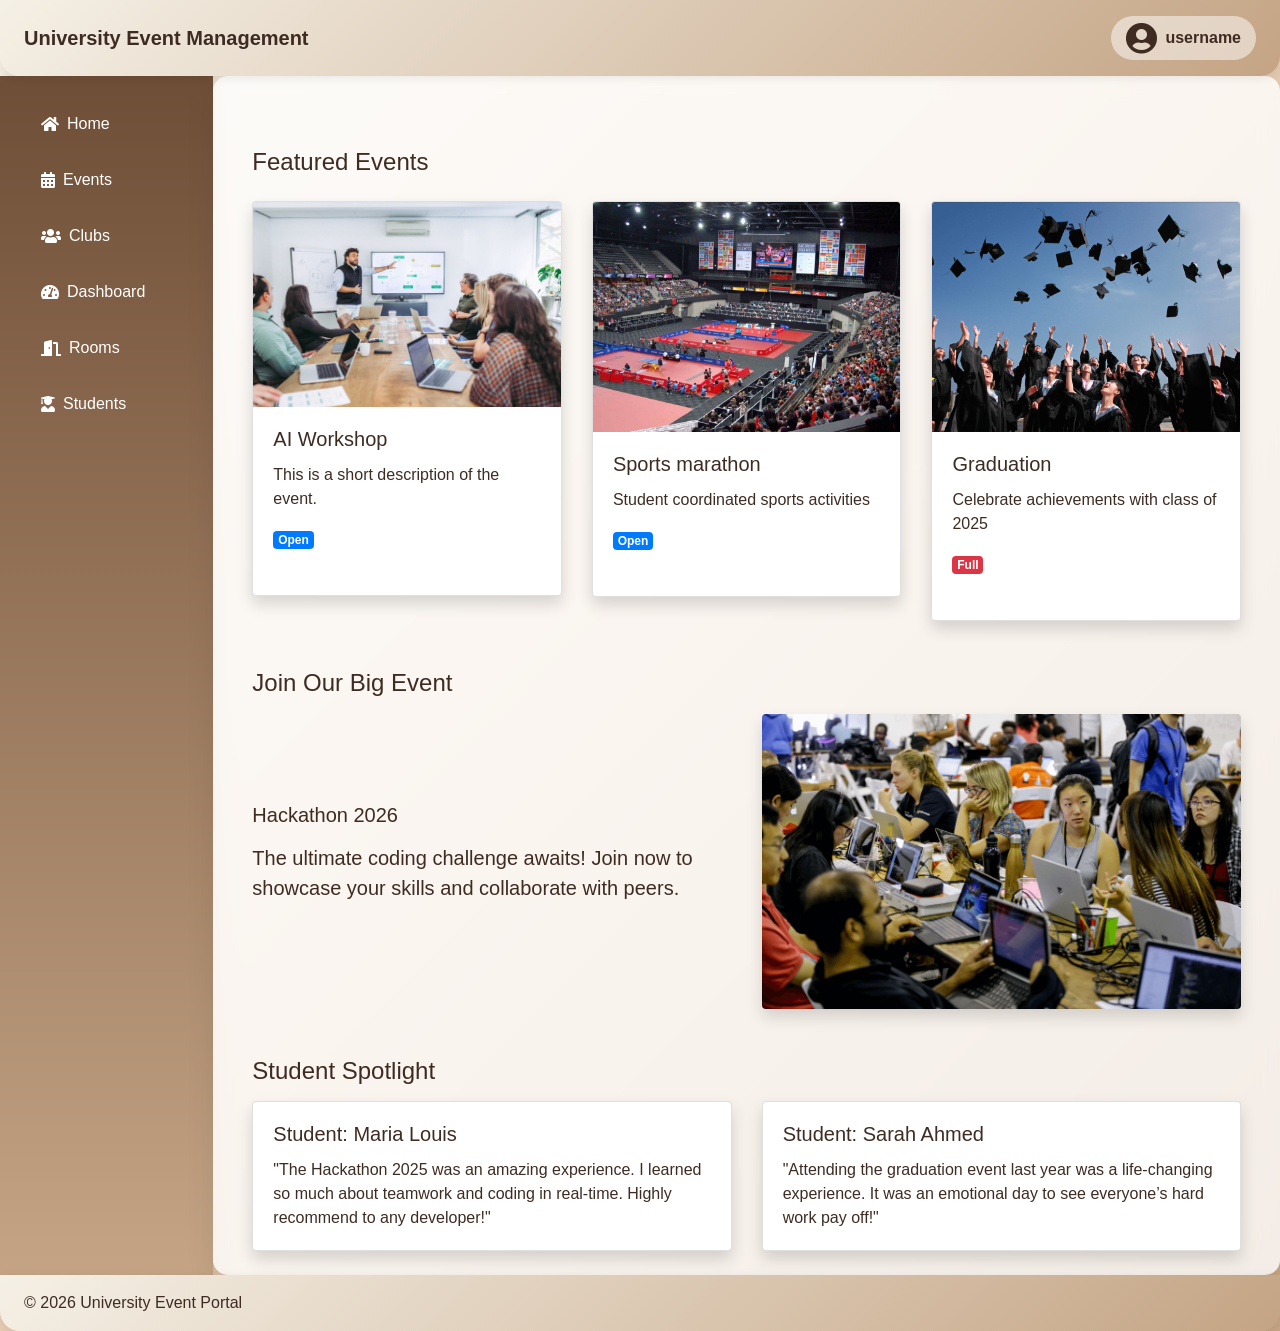
<file: html/index.html>
<!DOCTYPE html>
<html lang="en"> 
<head>
  <meta charset="UTF-8">
  <meta name="viewport" content="width=device-width, initial-scale=1.0">
  <title>University Event Management</title>

  <!-- Bootstrap CSS -->
  <link href="https://stackpath.bootstrapcdn.com/bootstrap/4.5.2/css/bootstrap.min.css" rel="stylesheet">
  <!-- Font Awesome for User Icon -->
  <link href="https://cdnjs.cloudflare.com/ajax/libs/font-awesome/5.15.4/css/all.min.css" rel="stylesheet">
  <!-- Custom Styles -->
     <link rel="stylesheet" href="../css/style.css" >
</head>
<body>
    <!-- Container for the whole layout -->
    <div class="container-fluid">
        <!-- Header Section (Sticky) -->
        <div class="row">
            <header class="col-12 custom-header d-flex justify-content-between align-items-center py-3 px-4">
                <h1 class="m-0">University Event Management</h1>
                <!-- User Icon and Name -->
                <div class="user-info d-flex align-items-center">
                    <i class="fas fa-user-circle fa-2x mr-2"></i> <!-- Font Awesome User Icon -->
                    <span class="user-name">username</span> <!-- Placeholder for logged-in user's name -->
                </div>
            </header>
        </div>

        <!-- Main Content Area with Sidebar -->
        <div class="row">
            <aside class="col-md-2 col-12 p-3 sidebar">
                <ul class="list-unstyled">
                    <li><a href="index.html"><i class="fas fa-home mr-2"></i> Home</a></li>
                    <li><a href="events.html"><i class="fas fa-calendar-alt mr-2"></i> Events</a></li>
                    <li><a href="clubs.html"><i class="fas fa-users mr-2"></i> Clubs</a></li>
                    <li><a href="dashboard.html"><i class="fas fa-tachometer-alt mr-2"></i> Dashboard</a></li>
                    <li><a href="rooms.html"><i class="fas fa-door-open mr-2"></i> Rooms</a></li>
                    <li><a href="students.html"><i class="fas fa-user-graduate mr-2"></i> Students</a></li>
                </ul>
            </aside>

            <!-- Main Content -->
            <main class="col-md-10 col-12 p-4">

                <!-- Event Cards Section -->
                <div class="container mt-5">
                    <h4 class="mb-4">Featured Events</h4>
                    <div class="row">
                        <!-- Event 1 -->
                        <div class="col-md-4">
                            <div class="card shadow">
                                <img src="../images/aiworkshop.jpeg" class="card-img-top" alt="Event Image">
                                <div class="card-body">
                                    <h5 class="card-title">AI Workshop </h5>
                                    <p class="card-text">This is a short description of the event.</p>

                                    <span class="badge badge-primary mr-2">Open</span>

                                    <br><br>

                                </div>
                            </div>
                        </div>

                        <!-- Event 2 -->
                        <div class="col-md-4">
                            <div class="card shadow">
                                <img src="../images/sports.jpeg" class="card-img-top" alt="Event Image">
                                <div class="card-body">
                                    <h5 class="card-title">Sports marathon</h5>
                                    <p class="card-text">Student coordinated sports activities</p>

                                    <span class="badge badge-primary">Open</span>

                                    <br><br>

                                </div>
                            </div>
                        </div>

                        <!-- Event 3 -->
                        <div class="col-md-4">
                            <div class="card shadow">
                                <img src="../images/grads.png" class="card-img-top" alt="Event Image">
                                <div class="card-body">
                                    <h5 class="card-title">Graduation </h5>
                                    <p class="card-text">Celebrate achievements with class of 2025</p>

                                    <span class="badge badge-danger">Full</span>

                                    <br><br>

                            
                                </div>
                            </div>
                        </div>

                    </div>
                </div>

                <!--  big events -->
                <div class="container mt-5">
                    <h4 class="mb-3">Join Our Big Event</h4>
                    <div class="row align-items-center">
                        <div class="col-md-6">
                            <h5 class="mb-3">Hackathon 2026</h5>
                            <p class="lead">The ultimate coding challenge awaits! Join now to showcase your skills and collaborate with peers.</p>
                        </div>
                        <div class="col-md-6">
                            <img src="../images/hackathon.jpg" alt="Hackathon Image" class="img-fluid rounded shadow">
                        </div>
                    </div>
                </div>

                <!-- Student Spotlight Section -->
                <div class="container mt-5">
                    <h4 class="mb-3">Student Spotlight</h4>
                    <div class="row">
                        <div class="col-md-6">
                            <div class="card shadow">
                                <div class="card-body">
                                    <h5 class="card-title">Student: Maria Louis</h5>
                                    <p class="card-text">"The Hackathon 2025 was an amazing experience. I learned so much about teamwork and coding in real-time. Highly recommend to any developer!"</p>
                                </div>
                            </div>
                        </div>

                        <div class="col-md-6">
                            <div class="card shadow">
                                <div class="card-body">
                                    <h5 class="card-title">Student: Sarah Ahmed </h5>
                                    <p class="card-text">"Attending the graduation event last year was a life-changing experience. It was an emotional day to see everyone’s hard work pay off!"</p>
                                </div>
                            </div>
                        </div>
                    </div>
                </div>

            </main>
        </div>

        <!-- Footer Section -->
        <div class="row">
            <footer class="col-12 custom-header d-flex justify-content-between align-items-center py-3 px-4">
                <p class="m-0">© 2026 University Event Portal</p>
            </footer>
        </div>
    </div>

   
</body>
</html>
</file>
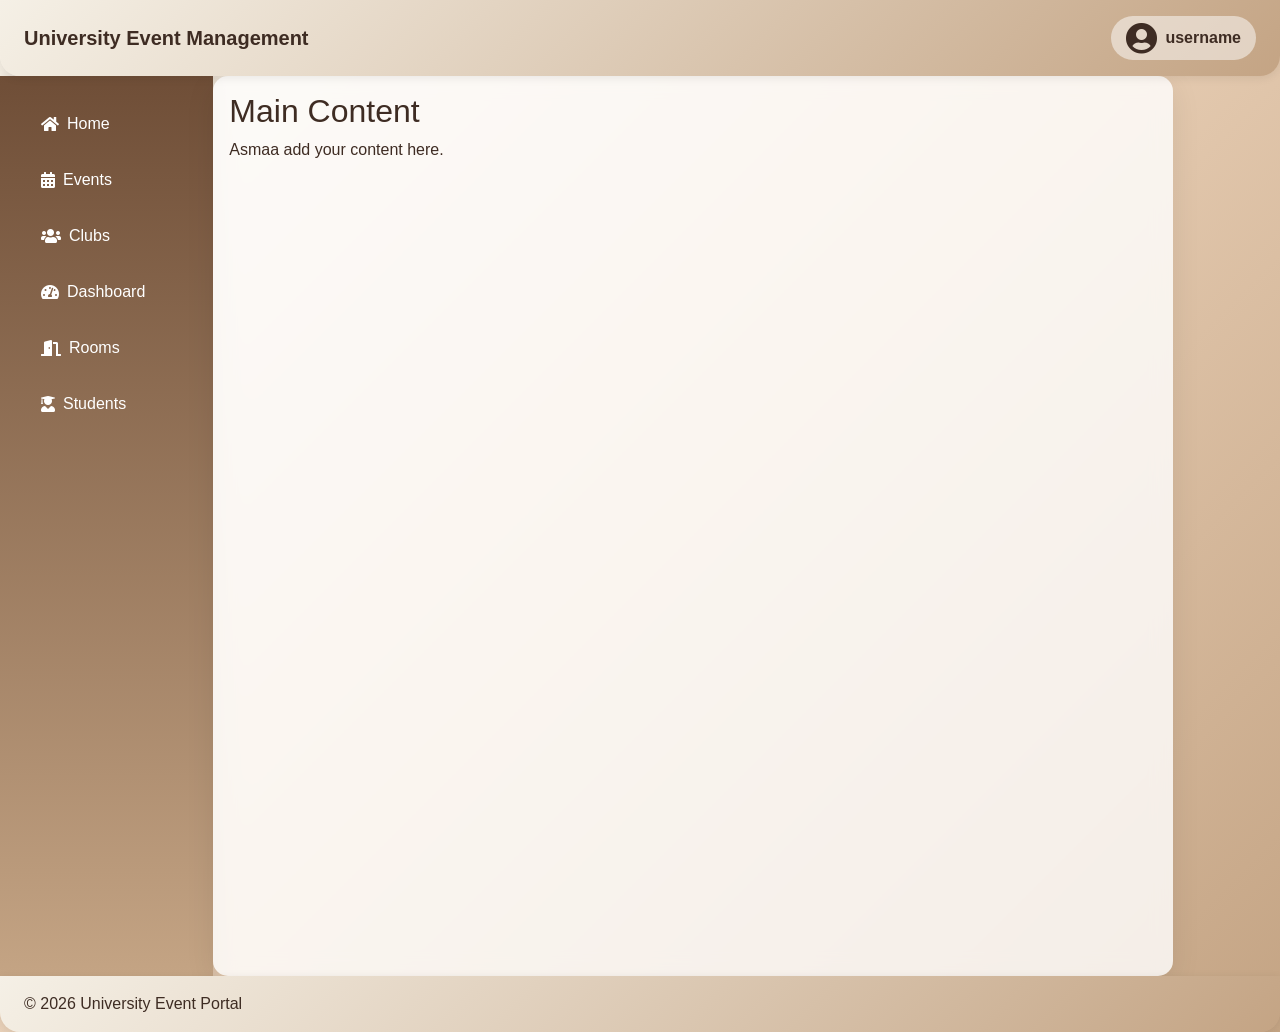
<file: html/dashboard.html>
<!DOCTYPE html>
<html lang="en">
<head>
    <meta charset="UTF-8">
    <meta name="viewport" content="width=device-width, initial-scale=1.0">
    <title>Dashboard | University Event Management</title>
    
    <!-- Bootstrap CSS -->
    <link href="https://stackpath.bootstrapcdn.com/bootstrap/4.5.2/css/bootstrap.min.css" rel="stylesheet">
    <!-- Font Awesome for User Icon -->
    <link href="https://cdnjs.cloudflare.com/ajax/libs/font-awesome/5.15.4/css/all.min.css" rel="stylesheet">
    <!-- Your custom styles -->
    <link rel="stylesheet" href="../css/style.css" >
</head>
<body>
    <!-- Container for the whole layout -->
    <div class="container-fluid">
        <!-- Header Section (Sticky) -->
        <div class="row">
            <header class="col-12 custom-header d-flex justify-content-between align-items-center py-3 px-4">
                <h1 class="m-0">University Event Management</h1>
                <!-- User Icon and Name -->
                <div class="user-info d-flex align-items-center">
                    <i class="fas fa-user-circle fa-2x mr-2"></i> <!-- Font Awesome User Icon -->
                    <span class="user-name">username</span> <!-- Placeholder for logged-in user's name -->
                </div>
            </header>
        </div>

        <!-- Main Content Area with Sidebar -->
        <div class="row">
            <!-- Sidebar with Links -->
        <aside class="col-md-2 col-12 p-3 sidebar">
    <ul class="list-unstyled">

        <li><a href="index.html"><i class="fas fa-home mr-2"></i> Home</a></li>

        <li><a href="events.html"><i class="fas fa-calendar-alt mr-2"></i> Events</a></li>

        <li><a href="clubs.html"><i class="fas fa-users mr-2"></i> Clubs</a></li>

        <li><a href="dashboard.html"><i class="fas fa-tachometer-alt mr-2"></i> Dashboard</a></li>

        <li><a href="rooms.html"><i class="fas fa-door-open mr-2"></i> Rooms</a></li>

        <li><a href="students.html"><i class="fas fa-user-graduate mr-2"></i> Students</a></li>


    </ul>
</aside>

            <!-- Main Content -->
            <main class="col-md-9 col-12 p-3">
                <h2>Main Content</h2>
                <p>Asmaa add your content here.</p>
                
            
            </main>
        </div>
        <!-- Main Content -->


        <!-- Footer Section -->
        <div class="row">
           <footer class="col-12 custom-header d-flex justify-content-between align-items-center py-3 px-4">
           <p class="m-0">© 2026 University Event Portal</p>

            </footer>
        </div>
    </div>

   </body>
</html>
</file>
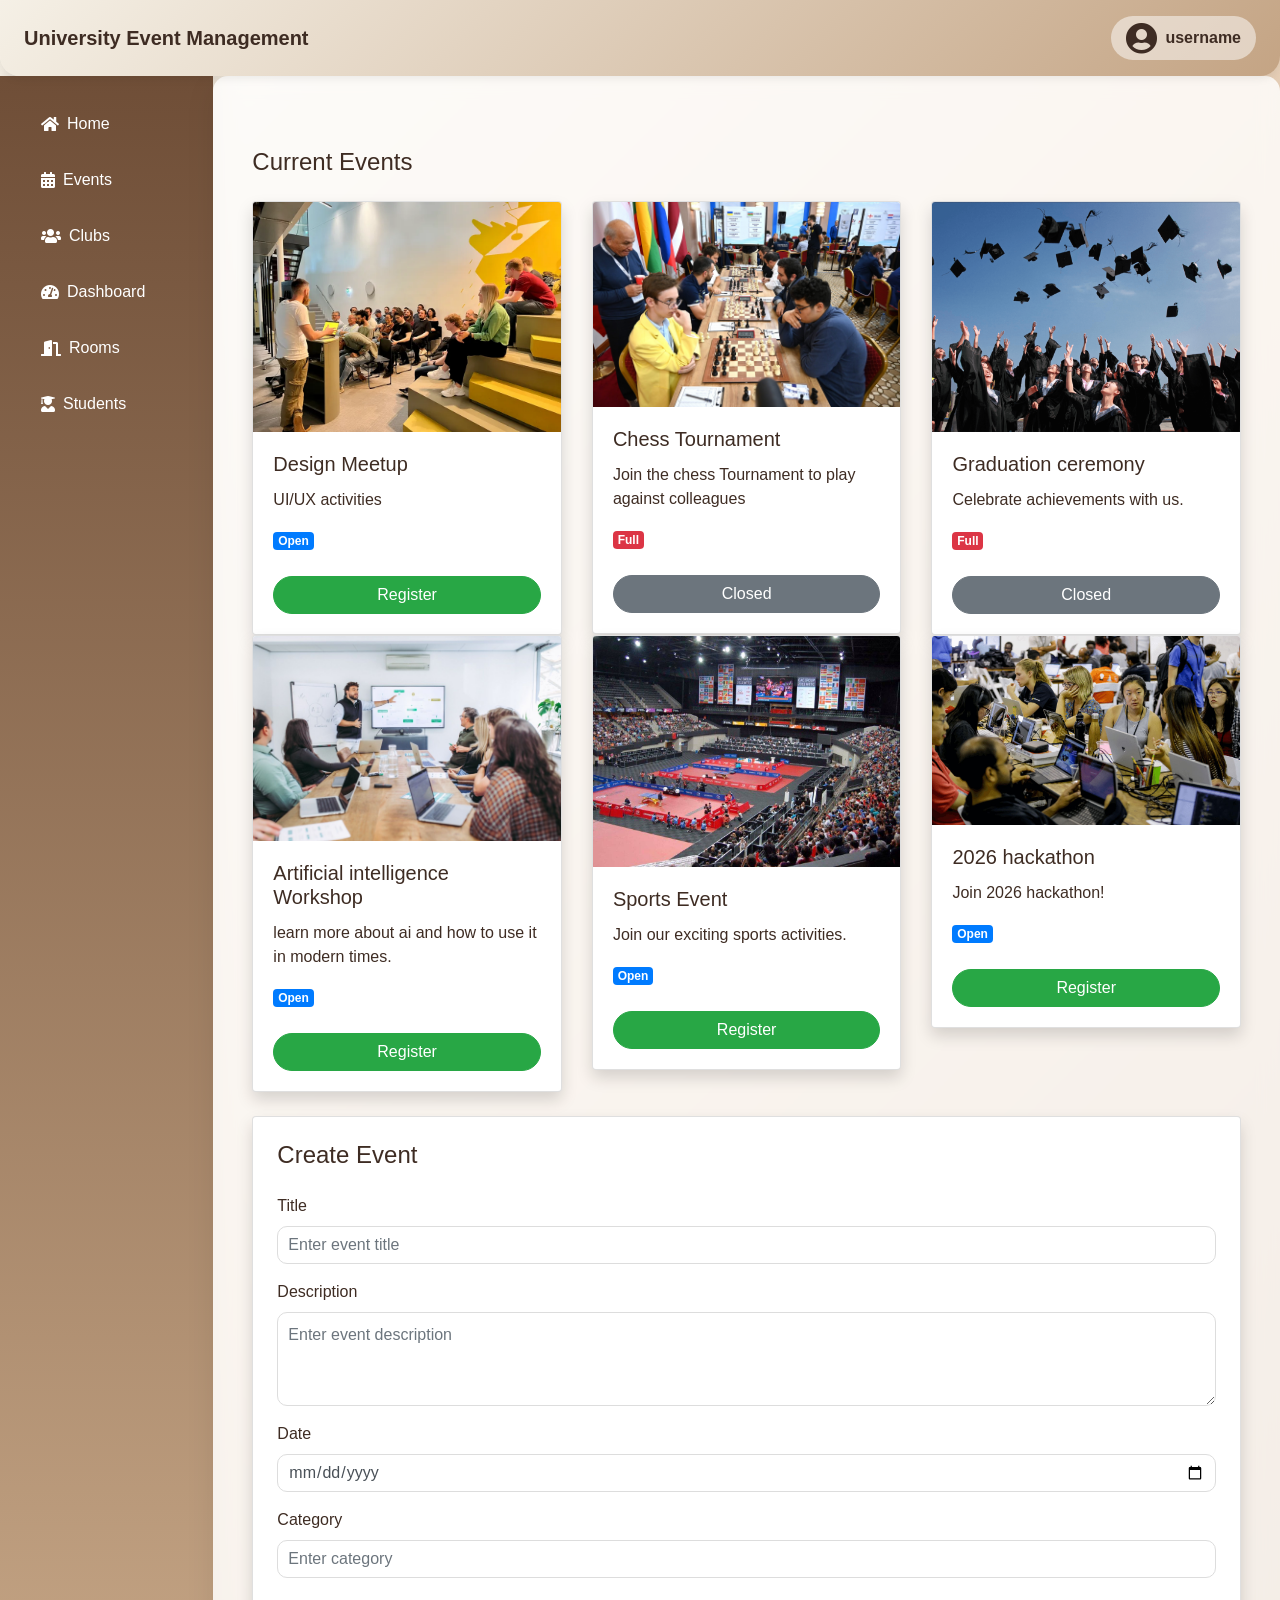
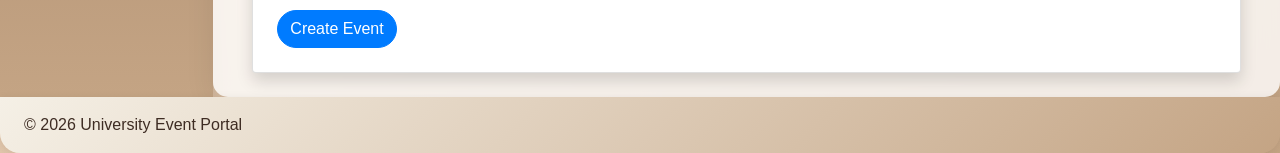
<file: html/events.html>
<!DOCTYPE html>
<html lang="en">
<head>
  <meta charset="UTF-8">
  <meta name="viewport" content="width=device-width, initial-scale=1.0">
  <title>University Event Management</title>

  <!-- Bootstrap CSS -->
  <link href="https://stackpath.bootstrapcdn.com/bootstrap/4.5.2/css/bootstrap.min.css" rel="stylesheet">
  <!-- Font Awesome for User Icon -->
  <link href="https://cdnjs.cloudflare.com/ajax/libs/font-awesome/5.15.4/css/all.min.css" rel="stylesheet">
  <!-- Custom Styles -->
     <link rel="stylesheet" href="../css/style.css" >
</head>
<body>
    <!-- Container for the whole layout -->
    <div class="container-fluid">
        <!-- Header Section (Sticky) -->
        <div class="row">
            <header class="col-12 custom-header d-flex justify-content-between align-items-center py-3 px-4">
                <h1 class="m-0">University Event Management</h1>
                <!-- User Icon and Name -->
                <div class="user-info d-flex align-items-center">
                    <i class="fas fa-user-circle fa-2x mr-2"></i> <!-- Font Awesome User Icon -->
                    <span class="user-name">username</span> <!-- Placeholder for logged-in user's name -->
                </div>
            </header>
        </div>

        <!-- Main Content Area with Sidebar -->
        <div class="row">
            <aside class="col-md-2 col-12 p-3 sidebar">
                <ul class="list-unstyled">
                    <li><a href="index.html"><i class="fas fa-home mr-2"></i> Home</a></li>
                    <li><a href="events.html"><i class="fas fa-calendar-alt mr-2"></i> Events</a></li>
                    <li><a href="clubs.html"><i class="fas fa-users mr-2"></i> Clubs</a></li>
                    <li><a href="dashboard.html"><i class="fas fa-tachometer-alt mr-2"></i> Dashboard</a></li>
                    <li><a href="rooms.html"><i class="fas fa-door-open mr-2"></i> Rooms</a></li>
                    <li><a href="students.html"><i class="fas fa-user-graduate mr-2"></i> Students</a></li>
                </ul>
            </aside>

            <!-- Main Content -->
            <main class="col-md-10 col-12 p-4">
                <!-- Title -->
                

                <!-- Event Cards -->
                <div class="container mt-5">
                    <h4 class="mb-4">Current Events</h4>

                    <div class="row">

                        <!-- Card 1 -->
                        <div class="col-md-4">
                            <div class="card shadow">
                                <img src="../images/designmeetup.webp" class="card-img-top" alt="Event Image">
                                <div class="card-body">
                                    <h5 class="card-title">Design Meetup </h5>
                                    <p class="card-text">UI/UX activities</p>

                                    <span class="badge badge-primary">Open</span>

                                    <br><br>

                                    <button class="btn btn-success btn-block">Register</button>
                                </div>
                            </div>
                        </div>
                        
                         <!-- Card 2 -->
                        <div class="col-md-4">
                            <div class="card shadow">
                                <img src="../images/chess.jpg" class="card-img-top" alt="Event Image">
                                <div class="card-body">
                                    <h5 class="card-title">Chess Tournament </h5>
                                    <p class="card-text">Join the chess Tournament to play against colleagues </p>

                                    <span class="badge badge-danger">Full</span>
                                    <br><br>

                                    <button class="btn btn-secondary btn-block">Closed</button>
                                </div>
                            </div>
                        </div>
                       

                        <!-- Card 3 -->
                        <div class="col-md-4">
                            <div class="card shadow">
                                <img src="../images/grads.png" class="card-img-top" alt="Event Image">
                                <div class="card-body">
                                    <h5 class="card-title">Graduation ceremony </h5>
                                    <p class="card-text">Celebrate achievements with us.</p>

                                    <span class="badge badge-danger">Full</span>

                                    <br><br>

                                    <button class="btn btn-secondary btn-block">Closed</button>
                                </div>
                            </div>
                        </div>

                        <!-- Card 4 -->
                        <div class="col-md-4">
                            <div class="card shadow">
                                <img src="../images/aiworkshop.jpeg" class="card-img-top" alt="Event Image">
                                <div class="card-body">
                                    <h5 class="card-title">Artificial intelligence Workshop </h5>
                                    <p class="card-text">learn more about ai and how to use it in modern times.</p>

                                    <span class="badge badge-primary mr-2">Open</span>
                                    <br><br>

                                    <button class="btn btn-success btn-block">Register</button>
                                </div>
                            </div>
                        </div>
                        
                         <!-- Card 5 -->
                        <div class="col-md-4">
                            <div class="card shadow">
                                <img src="../images/sports.jpeg" class="card-img-top" alt="Event Image">
                                <div class="card-body">
                                    <h5 class="card-title">Sports Event</h5>
                                    <p class="card-text">Join our exciting sports activities.</p>

                                    <span class="badge badge-primary">Open</span>

                                    <br><br>

                                    <button class="btn btn-success btn-block">Register</button>
                                </div>
                            </div>
                        </div>
                        <!-- Card 6 -->
                        <div class="col-md-4">
                            <div class="card shadow">
                                <img src="../images/hackathon.jpg" class="card-img-top" alt="Event Image">
                                <div class="card-body">
                                    <h5 class="card-title">2026 hackathon</h5>
                                    <p class="card-text">Join 2026 hackathon! </p>

                                    <span class="badge badge-primary">Open</span>

                                    <br><br>

                                    <button class="btn btn-success btn-block">Register</button>
                                </div>
                            </div>
                        </div>
                        
                        

                    </div>
                </div>
            <!-- Form -->
                <div class="container mt-4">
                    <div class="card p-4 shadow">
                        <h4 class="mb-4">Create Event</h4>

                        <form>
                            <div class="form-group">
                                <label>Title</label>
                                <input type="text" class="form-control" placeholder="Enter event title">
                            </div>

                            <div class="form-group">
                                <label>Description</label>
                                <textarea class="form-control" rows="3" placeholder="Enter event description"></textarea>
                            </div>

                            <div class="form-group">
                                <label>Date</label>
                                <input type="date" class="form-control">
                            </div>

                            <div class="form-group">
                                <label>Category</label>
                                <input type="text" class="form-control" placeholder="Enter category">
                            </div>

                            <button type="submit" class="btn btn-primary mt-3">
                                Create Event
                            </button>
                        </form>
                    </div>
                </div>

            </main>
        </div>
        <!-- Main Content -->

        <!-- Footer Section -->
        <div class="row">
            <footer class="col-12 custom-header d-flex justify-content-between align-items-center py-3 px-4">
                <p class="m-0">© 2026 University Event Portal</p>
            </footer>
        </div>
    </div>

    

</body>
</html>
</file>
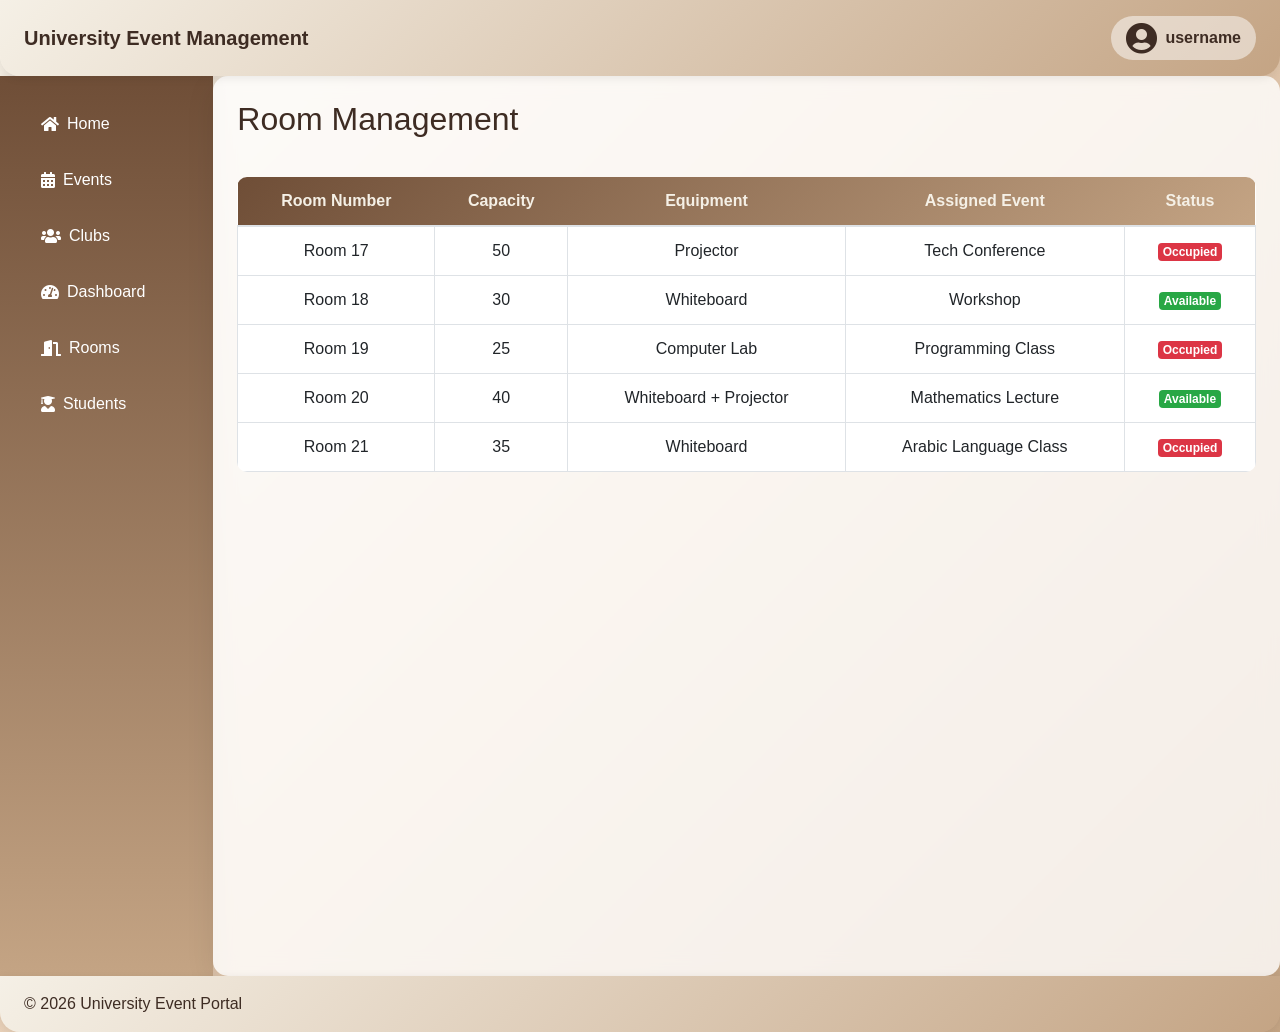
<file: html/rooms.html>
<!DOCTYPE html>
<html lang="en">
<head>
  <meta charset="UTF-8">
  <meta name="viewport" content="width=device-width, initial-scale=1.0">
  <title>University Event Management</title>

  <!-- Bootstrap CSS -->
  <link href="https://stackpath.bootstrapcdn.com/bootstrap/4.5.2/css/bootstrap.min.css" rel="stylesheet">
  <!-- Font Awesome for User Icon -->
  <link href="https://cdnjs.cloudflare.com/ajax/libs/font-awesome/5.15.4/css/all.min.css" rel="stylesheet">
  <!-- Custom Styles -->
     <link rel="stylesheet" href="../css/style.css" >
</head>
<body>

<div class="container-fluid">

    <!-- Header Section (Sticky) -->
    <div class="row">
            <header class="col-12 custom-header d-flex justify-content-between align-items-center py-3 px-4">
                <h1 class="m-0">University Event Management</h1>
                <!-- User Icon and Name -->
                <div class="user-info d-flex align-items-center">
                    <i class="fas fa-user-circle fa-2x mr-2"></i> <!-- Font Awesome User Icon -->
                    <span class="user-name">username</span> <!-- Placeholder for logged-in user's name -->
                </div>
            </header>
        </div>
</header>

    <!-- SIDEBAR + MAIN (row) -->
    <div class="row">

        <!-- SIDEBAR -->
        <aside class="col-md-2 col-12 p-3 sidebar">
            <ul class="list-unstyled">

                <li><a href="index.html"><i class="fas fa-home mr-2"></i> Home</a></li>
                <li><a href="events.html"><i class="fas fa-calendar-alt mr-2"></i> Events</a></li>
                <li><a href="clubs.html"><i class="fas fa-users mr-2"></i> Clubs</a></li>
                <li><a href="dashboard.html"><i class="fas fa-tachometer-alt mr-2"></i> Dashboard</a></li>
                <li><a href="rooms.html"><i class="fas fa-door-open mr-2"></i> Rooms</a></li>
                <li><a href="students.html"><i class="fas fa-user-graduate mr-2"></i> Students</a></li>


            </ul>
        </aside>

        <!-- MAIN -->
        <main class="col-md-10 col-12 p-4">
            <h2 class="mb-4">Room Management</h2>

            <div class="table-responsive">
                <table class="table table-bordered table-hover text-center">
                <thead class="custom-thead">
                        <tr>
                            <th>Room Number</th>
                            <th>Capacity</th>
                            <th>Equipment</th>
                            <th>Assigned Event</th>
                            <th>Status</th>
                        </tr>
                    </thead>

                    <tbody>
                        <tr>
                            <td>Room 17</td>
                            <td>50</td>
                            <td>Projector</td>
                            <td>Tech Conference</td>
                            <td><span class="badge badge-danger">Occupied</span></td>
                        </tr>

                        <tr>
                            <td>Room 18</td>
                            <td>30</td>
                            <td>Whiteboard</td>
                            <td>Workshop</td>
                            <td><span class="badge badge-success">Available</span></td>
                        </tr>

                        <tr>
                            <td>Room 19</td>
                            <td>25</td>
                            <td>Computer Lab</td>
                            <td>Programming Class</td>
                            <td><span class="badge badge-danger">Occupied</span></td>
                        </tr>

                        <tr>
                          <td>Room 20</td>
                          <td>40</td>
                          <td>Whiteboard + Projector</td>
                          <td>Mathematics Lecture</td>
                          <td><span class="badge badge-success">Available</span></td>
                        </tr>

                        <tr>
                          <td>Room 21</td>
                          <td>35</td>
                          <td>Whiteboard</td>
                          <td>Arabic Language Class</td>
                          <td><span class="badge badge-danger">Occupied</span></td>
                        </tr>
                    </tbody>
                </table>
            </div>
        </main>
    </div>
<!-- Footer Section -->
        <div class="row">
           <footer class="col-12 custom-header d-flex justify-content-between align-items-center py-3 px-4">
            <p class="m-0">© 2026 University Event Portal</p>

     </footer>
        </div>
    </div>

   </body>
</html>
</file>
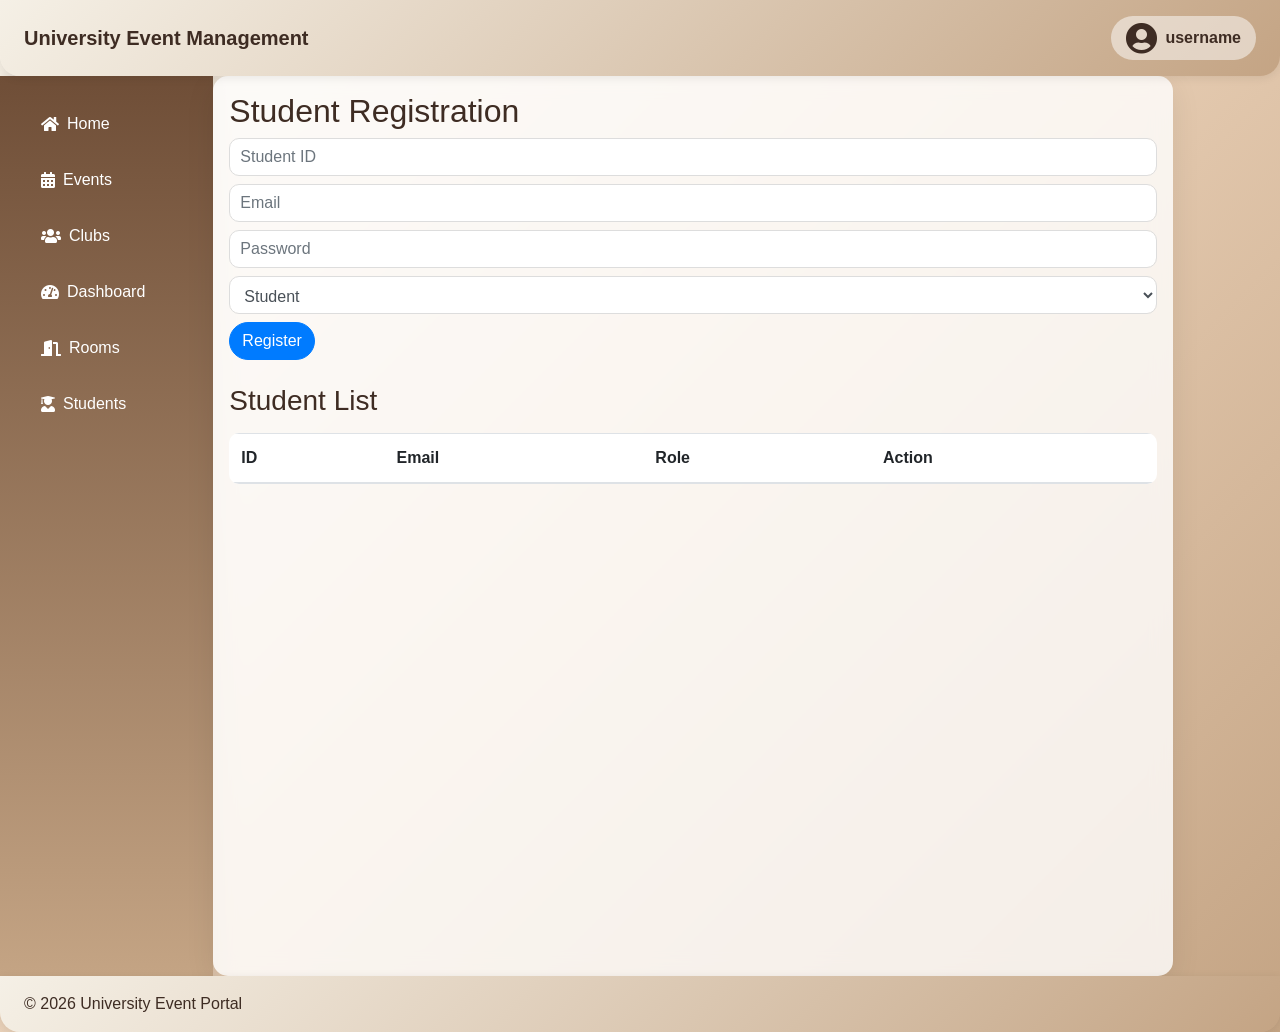
<file: html/students.html>
<!DOCTYPE html>
<html lang="en">
<head>
  <meta charset="UTF-8">
  <meta name="viewport" content="width=device-width, initial-scale=1.0">
  <title>University Event Management</title>

  <!-- Bootstrap CSS -->
  <link href="https://stackpath.bootstrapcdn.com/bootstrap/4.5.2/css/bootstrap.min.css" rel="stylesheet">
  <!-- Font Awesome for User Icon -->
  <link href="https://cdnjs.cloudflare.com/ajax/libs/font-awesome/5.15.4/css/all.min.css" rel="stylesheet">
  <!-- Custom Styles -->
     <link rel="stylesheet" href="../css/style.css" >
</head>
<body>
    <!-- Container for the whole layout -->
    <div class="container-fluid">
        <!-- Header Section (Sticky) -->
      <div class="row">
            <header class="col-12 custom-header d-flex justify-content-between align-items-center py-3 px-4">
                <h1 class="m-0">University Event Management</h1>
                <!-- User Icon and Name -->
                <div class="user-info d-flex align-items-center">
                    <i class="fas fa-user-circle fa-2x mr-2"></i> <!-- Font Awesome User Icon -->
                    <span class="user-name">username</span> <!-- Placeholder for logged-in user's name -->
                </div>
            </header>
        </div>
  

           

        <!-- Main Content Area with Sidebar -->
        <div class="row">
            <!-- Sidebar with Links -->
    <aside class="col-md-2 col-12 p-3 sidebar">
    <ul class="list-unstyled">

        <li><a href="index.html"><i class="fas fa-home mr-2"></i> Home</a></li>

        <li><a href="events.html"><i class="fas fa-calendar-alt mr-2"></i> Events</a></li>

        <li><a href="clubs.html"><i class="fas fa-users mr-2"></i> Clubs</a></li>

        <li><a href="dashboard.html"><i class="fas fa-tachometer-alt mr-2"></i> Dashboard</a></li>

        <li><a href="rooms.html"><i class="fas fa-door-open mr-2"></i> Rooms</a></li>
                        
        <li><a href="students.html"><i class="fas fa-user-graduate mr-2"></i> Students</a></li>


    </ul>
</aside>

            <!-- Main Content -->
            <main class="col-md-9 col-12 p-3">
                <h2>Student Registration</h2>

<form id="studentForm" class="mb-4">
    <input type="text" id="studentId" class="form-control mb-2" placeholder="Student ID" required>
    <input type="email" id="email" class="form-control mb-2" placeholder="Email" required>
    <input type="password" class="form-control mb-2" placeholder="Password" required>

<select id="role" class="form-control mb-2">
    <option value="student">Student</option>
    <option value="admin">Admin</option>
</select>

<button type="submit" class="btn btn-primary">Register</button>


</form>

<h3>Student List</h3>

<table class="table table-striped">
    <thead>
        <tr>
            <th>ID</th>
            <th>Email</th>
            <th>Role</th>
            <th>Action</th>
        </tr>
    </thead>
    <tbody id="studentTable"></tbody>
</table>

                
            
            </main>
        </div>
        <!-- Main Content -->


        <!-- Footer Section -->
        <div class="row">
        <footer class="col-12 custom-header d-flex justify-content-between align-items-center py-3 px-4">
        <p class="m-0">© 2026 University Event Portal</p>
     </footer>
        </div>
    </div>

   </body>
</html>
</file>
<file: css/style.css>
:root {
    --primary: #6f4e37;  /* dark coffee */
    --secondary: #c4a484; /* light coffee */
    --accent: #a67c52;    /* medium brown */
    --dark: #2b1d14;      /* very dark brown */
    --light: #f5f0e6;     /* cream */
    --text: #3e2c23;      /* brown font */
}
/* ================= BODY ================= */
body {
    margin: 0;
    font-family: Arial, sans-serif;
    background: linear-gradient(135deg, #f5f0e6, #e6ccb2, #c4a484);
    color: var(--text);
}

/* ================= HEADER ================= */
.custom-header {
    background: linear-gradient(135deg, #f5f0e6, #c4a484);
    color: #3e2c23;
    box-shadow: 0 2px 10px rgba(0,0,0,0.08);
    border-radius: 0 0 20px 20px;
    position: sticky;
    top: 0;
    z-index: 1000;
    padding: 15px 25px;
}
.custom-header h1 {
    font-size: 20px;
    font-weight: bold;
    color: #3e2c23 !important;
}

.user-box {
    background: rgba(255,255,255,0.2);
    padding: 6px 12px;
    border-radius: 30px;
    backdrop-filter: blur(6px);
}

/* ================= SIDEBAR ================= */
.sidebar {
    background: linear-gradient(180deg, var(--primary), var(--secondary));
    min-height: 100vh;
    padding-top: 20px;
    box-shadow: 4px 0 15px rgba(0,0,0,0.1);
}

.sidebar a {
    color: white;
    display: flex;
    align-items: center;
    padding: 12px 15px;
    text-decoration: none;
    border-radius: 10px;
    margin: 8px 10px;
    transition: 0.3s;
}

.sidebar a:hover {
    background: linear-gradient(135deg, #f5f0e6, #3e2c23);
    color: #2b1d14;
    transform: translateX(8px);
    box-shadow: 0 6px 15px rgba(0,0,0,0.2);
}
/* ================= MAIN ================= */
main {
    background: rgba(255,255,255,0.8);
    backdrop-filter: blur(10px);
    min-height: 100vh;
    padding: 20px;
    border-radius: 15px;
    box-shadow: 0 8px 30px rgba(0,0,0,0.08);
}

/* ================= CARDS ================= */
.club-card {
    border: none;
    border-radius: 20px;
    overflow: hidden;
    background: white;
    transition: 0.3s ease;
    box-shadow: 0 6px 20px rgba(0,0,0,0.08);
}

.club-card:hover {
    transform: translateY(-10px);
    box-shadow: 0 12px 30px rgba(0,0,0,0.15);
}

/* ================= BUTTONS ================= */
button, .btn {
    border-radius: 25px;
    transition: 0.3s;
}

button:hover, .btn:hover {
    transform: scale(1.05);
}

/* ================= TABLE ================= */
table {
    margin-top: 15px;
    border-radius: 10px;
    overflow: hidden;
    background: white;
}

/* ================= FORMS ================= */
input, select, textarea {
    border-radius: 10px !important;
    padding: 10px !important;
    border: 1px solid #ddd !important;
}

input:focus, select:focus, textarea:focus {
    border-color: var(--primary) !important;
    box-shadow: 0 0 0 3px rgba(255,183,3,0.2) !important;
}

/* USER BOX */
.user-info {
    background: rgba(255,255,255,0.5);
    padding: 6px 15px;
    border-radius: 30px;
    color: #3e2c23;
}
.user-info:hover {
    background: rgba(255,255,255,0.35);
    transform: scale(1.05);
}

.user-name {
    font-weight: 600;
}
.custom-thead {
    background: linear-gradient(135deg, #6f4e37, #c4a484) !important;
    color: #f5f0e6 !important;
}

.custom-thead th {
    border: none;
}

/* ================= FOOTER ================= */
.custom-footer {
    background: linear-gradient(135deg, #f5f0e6, #c4a484);
    color: #3e2c23;
    text-align: center;
    padding: 15px;
    margin-top: 20px;
}
</file>
